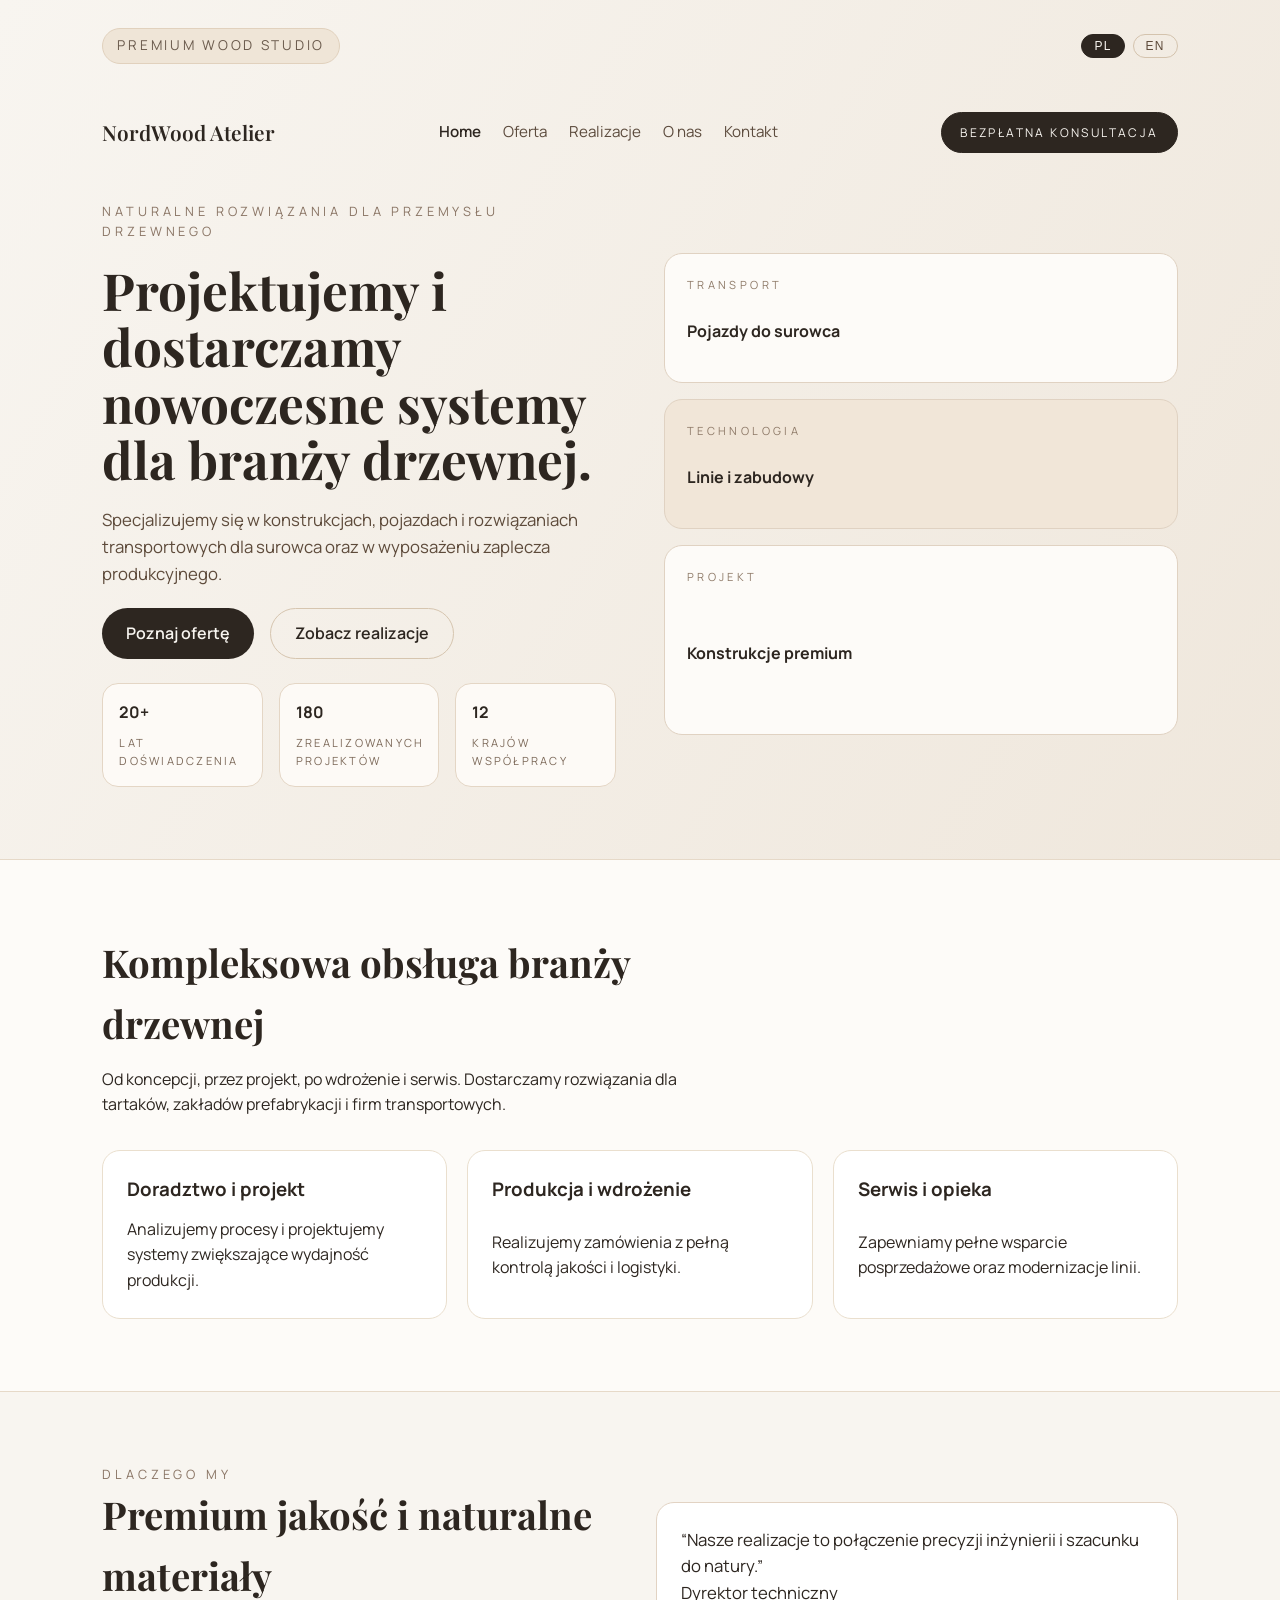
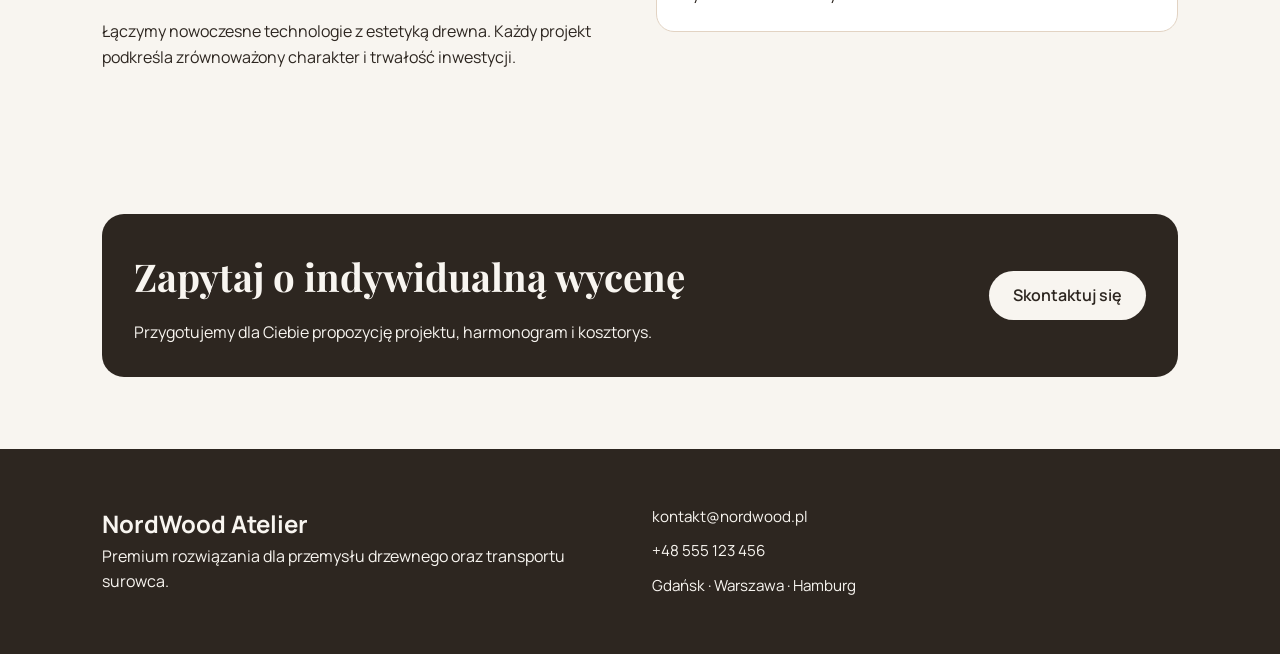
<file: index.html>
<!doctype html>
<html lang="pl">
  <head>
    <meta charset="UTF-8" />
    <meta name="viewport" content="width=device-width, initial-scale=1" />
    <title>NordWood Atelier | Premium Wood Solutions</title>
    <link rel="stylesheet" href="styles.css" />
    <link rel="preconnect" href="https://fonts.googleapis.com" />
    <link rel="preconnect" href="https://fonts.gstatic.com" crossorigin />
    <link
      href="https://fonts.googleapis.com/css2?family=Manrope:wght@300;400;500;600;700&family=Playfair+Display:wght@500;600&display=swap"
      rel="stylesheet"
    />
  </head>
  <body>
    <header class="hero">
      <div class="topbar">
        <span class="badge">Premium Wood Studio</span>
        <div class="lang-switch" data-lang-switch>
          <button type="button" class="active" data-lang="pl">PL</button>
          <button type="button" data-lang="en">EN</button>
        </div>
      </div>
      <nav class="nav">
        <span class="logo">NordWood Atelier</span>
        <div class="nav-links">
          <a href="index.html" class="active">Home</a>
          <a href="offer.html">Oferta</a>
          <a href="projects.html">Realizacje</a>
          <a href="about.html">O nas</a>
          <a href="contact.html">Kontakt</a>
        </div>
        <a class="pill-button" href="contact.html">Bezpłatna konsultacja</a>
      </nav>
      <div class="hero-grid">
        <div class="hero-content">
          <p class="eyebrow" data-i18n="heroEyebrow">
            Naturalne rozwiązania dla przemysłu drzewnego
          </p>
          <h1 data-i18n="heroTitle">
            Projektujemy i dostarczamy nowoczesne systemy dla branży drzewnej.
          </h1>
          <p class="lead" data-i18n="heroLead">
            Specjalizujemy się w konstrukcjach, pojazdach i rozwiązaniach
            transportowych dla surowca oraz w wyposażeniu zaplecza produkcyjnego.
          </p>
          <div class="hero-actions">
            <a class="primary" href="offer.html" data-i18n="heroPrimary">
              Poznaj ofertę
            </a>
            <a class="ghost" href="projects.html" data-i18n="heroGhost">
              Zobacz realizacje
            </a>
          </div>
          <div class="stats">
            <div>
              <strong>20+</strong>
              <span data-i18n="heroStatOne">Lat doświadczenia</span>
            </div>
            <div>
              <strong>180</strong>
              <span data-i18n="heroStatTwo">Zrealizowanych projektów</span>
            </div>
            <div>
              <strong>12</strong>
              <span data-i18n="heroStatThree">Krajów współpracy</span>
            </div>
          </div>
        </div>
        <div class="hero-visual">
          <div class="visual-card">
            <span data-i18n="heroTileOneTag">Transport</span>
            <strong data-i18n="heroTileOneTitle">Pojazdy do surowca</strong>
          </div>
          <div class="visual-card accent">
            <span data-i18n="heroTileTwoTag">Technologia</span>
            <strong data-i18n="heroTileTwoTitle">Linie i zabudowy</strong>
          </div>
          <div class="visual-card tall">
            <span data-i18n="heroTileThreeTag">Projekt</span>
            <strong data-i18n="heroTileThreeTitle">Konstrukcje premium</strong>
          </div>
        </div>
      </div>
    </header>

    <main>
      <section class="section highlight">
        <div class="section-heading">
          <h2 data-i18n="homeIntroTitle">Kompleksowa obsługa branży drzewnej</h2>
          <p data-i18n="homeIntroLead">
            Od koncepcji, przez projekt, po wdrożenie i serwis. Dostarczamy
            rozwiązania dla tartaków, zakładów prefabrykacji i firm transportowych.
          </p>
        </div>
        <div class="feature-grid">
          <article class="feature-card">
            <h3 data-i18n="homeFeatureOneTitle">Doradztwo i projekt</h3>
            <p data-i18n="homeFeatureOneCopy">
              Analizujemy procesy i projektujemy systemy zwiększające wydajność
              produkcji.
            </p>
          </article>
          <article class="feature-card">
            <h3 data-i18n="homeFeatureTwoTitle">Produkcja i wdrożenie</h3>
            <p data-i18n="homeFeatureTwoCopy">
              Realizujemy zamówienia z pełną kontrolą jakości i logistyki.
            </p>
          </article>
          <article class="feature-card">
            <h3 data-i18n="homeFeatureThreeTitle">Serwis i opieka</h3>
            <p data-i18n="homeFeatureThreeCopy">
              Zapewniamy pełne wsparcie posprzedażowe oraz modernizacje linii.
            </p>
          </article>
        </div>
      </section>

      <section class="section values">
        <div class="values-grid">
          <div>
            <p class="eyebrow" data-i18n="homeValuesEyebrow">Dlaczego my</p>
            <h2 data-i18n="homeValuesTitle">Premium jakość i naturalne materiały</h2>
            <p data-i18n="homeValuesCopy">
              Łączymy nowoczesne technologie z estetyką drewna. Każdy projekt
              podkreśla zrównoważony charakter i trwałość inwestycji.
            </p>
          </div>
          <div class="quote-card">
            <p data-i18n="homeValuesQuote">
              “Nasze realizacje to połączenie precyzji inżynierii i szacunku do
              natury.”
            </p>
            <span data-i18n="homeValuesAuthor">Dyrektor techniczny</span>
          </div>
        </div>
      </section>

      <section class="section cta">
        <div class="cta-card">
          <div>
            <h2 data-i18n="homeCtaTitle">Zapytaj o indywidualną wycenę</h2>
            <p data-i18n="homeCtaCopy">
              Przygotujemy dla Ciebie propozycję projektu, harmonogram i
              kosztorys.
            </p>
          </div>
          <a class="primary" href="contact.html" data-i18n="homeCtaButton">
            Skontaktuj się
          </a>
        </div>
      </section>
    </main>

    <footer class="footer">
      <div>
        <h2 data-i18n="footerTitle">NordWood Atelier</h2>
        <p data-i18n="footerCopy">
          Premium rozwiązania dla przemysłu drzewnego oraz transportu surowca.
        </p>
      </div>
      <div class="footer-links">
        <a href="mailto:kontakt@nordwood.pl">kontakt@nordwood.pl</a>
        <span>+48 555 123 456</span>
        <span>Gdańsk · Warszawa · Hamburg</span>
      </div>
    </footer>

    <script src="script.js"></script>
  </body>
</html>
</file>
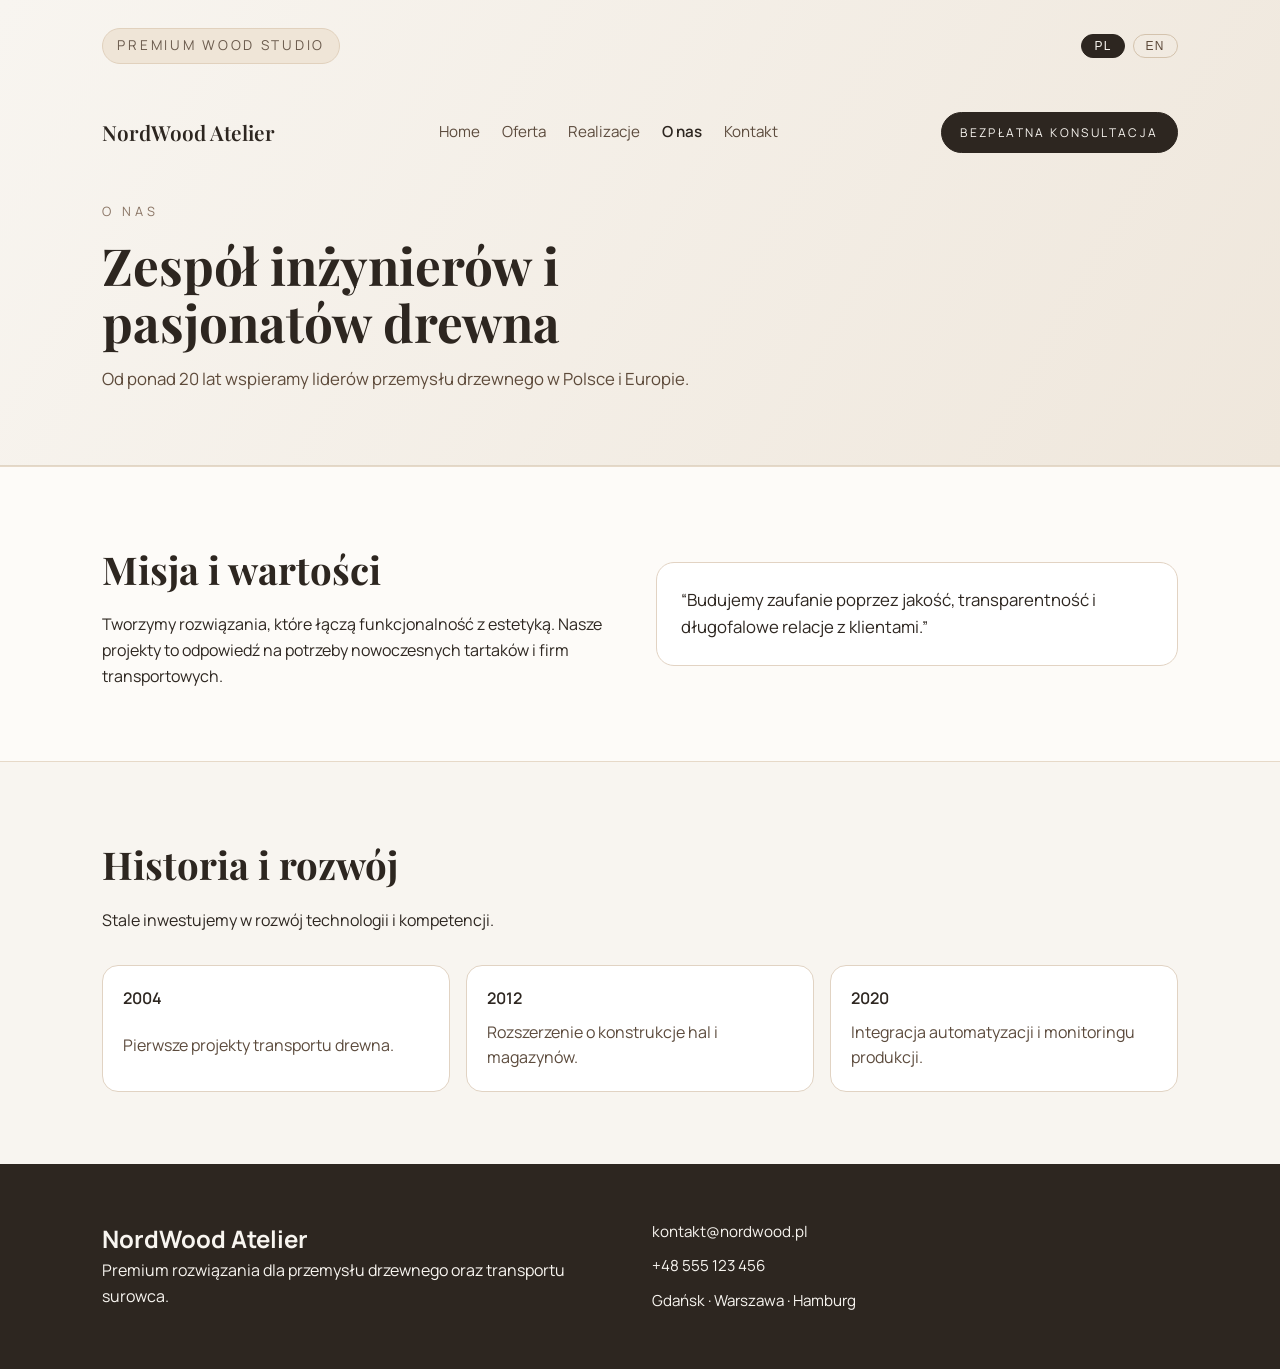
<file: about.html>
<!doctype html>
<html lang="pl">
  <head>
    <meta charset="UTF-8" />
    <meta name="viewport" content="width=device-width, initial-scale=1" />
    <title>O nas | NordWood Atelier</title>
    <link rel="stylesheet" href="styles.css" />
    <link rel="preconnect" href="https://fonts.googleapis.com" />
    <link rel="preconnect" href="https://fonts.gstatic.com" crossorigin />
    <link
      href="https://fonts.googleapis.com/css2?family=Manrope:wght@300;400;500;600;700&family=Playfair+Display:wght@500;600&display=swap"
      rel="stylesheet"
    />
  </head>
  <body>
    <header class="page-hero">
      <div class="topbar">
        <span class="badge">Premium Wood Studio</span>
        <div class="lang-switch" data-lang-switch>
          <button type="button" class="active" data-lang="pl">PL</button>
          <button type="button" data-lang="en">EN</button>
        </div>
      </div>
      <nav class="nav">
        <span class="logo">NordWood Atelier</span>
        <div class="nav-links">
          <a href="index.html">Home</a>
          <a href="offer.html">Oferta</a>
          <a href="projects.html">Realizacje</a>
          <a href="about.html" class="active">O nas</a>
          <a href="contact.html">Kontakt</a>
        </div>
        <a class="pill-button" href="contact.html">Bezpłatna konsultacja</a>
      </nav>
      <div class="page-title">
        <p class="eyebrow" data-i18n="aboutEyebrow">O nas</p>
        <h1 data-i18n="aboutTitle">Zespół inżynierów i pasjonatów drewna</h1>
        <p class="lead" data-i18n="aboutLead">
          Od ponad 20 lat wspieramy liderów przemysłu drzewnego w Polsce i Europie.
        </p>
      </div>
    </header>

    <main>
      <section class="section highlight">
        <div class="about-grid">
          <div>
            <h2 data-i18n="aboutMissionTitle">Misja i wartości</h2>
            <p data-i18n="aboutMissionCopy">
              Tworzymy rozwiązania, które łączą funkcjonalność z estetyką. Nasze
              projekty to odpowiedź na potrzeby nowoczesnych tartaków i firm
              transportowych.
            </p>
          </div>
          <div class="about-card">
            <p data-i18n="aboutMissionQuote">
              “Budujemy zaufanie poprzez jakość, transparentność i długofalowe
              relacje z klientami.”
            </p>
          </div>
        </div>
      </section>

      <section class="section timeline">
        <div class="section-heading">
          <h2 data-i18n="aboutTimelineTitle">Historia i rozwój</h2>
          <p data-i18n="aboutTimelineCopy">
            Stale inwestujemy w rozwój technologii i kompetencji.
          </p>
        </div>
        <div class="timeline-grid">
          <div class="timeline-card">
            <span>2004</span>
            <p data-i18n="aboutTimelineOne">Pierwsze projekty transportu drewna.</p>
          </div>
          <div class="timeline-card">
            <span>2012</span>
            <p data-i18n="aboutTimelineTwo">
              Rozszerzenie o konstrukcje hal i magazynów.
            </p>
          </div>
          <div class="timeline-card">
            <span>2020</span>
            <p data-i18n="aboutTimelineThree">
              Integracja automatyzacji i monitoringu produkcji.
            </p>
          </div>
        </div>
      </section>
    </main>

    <footer class="footer">
      <div>
        <h2 data-i18n="footerTitle">NordWood Atelier</h2>
        <p data-i18n="footerCopy">
          Premium rozwiązania dla przemysłu drzewnego oraz transportu surowca.
        </p>
      </div>
      <div class="footer-links">
        <a href="mailto:kontakt@nordwood.pl">kontakt@nordwood.pl</a>
        <span>+48 555 123 456</span>
        <span>Gdańsk · Warszawa · Hamburg</span>
      </div>
    </footer>

    <script src="script.js"></script>
  </body>
</html>
</file>
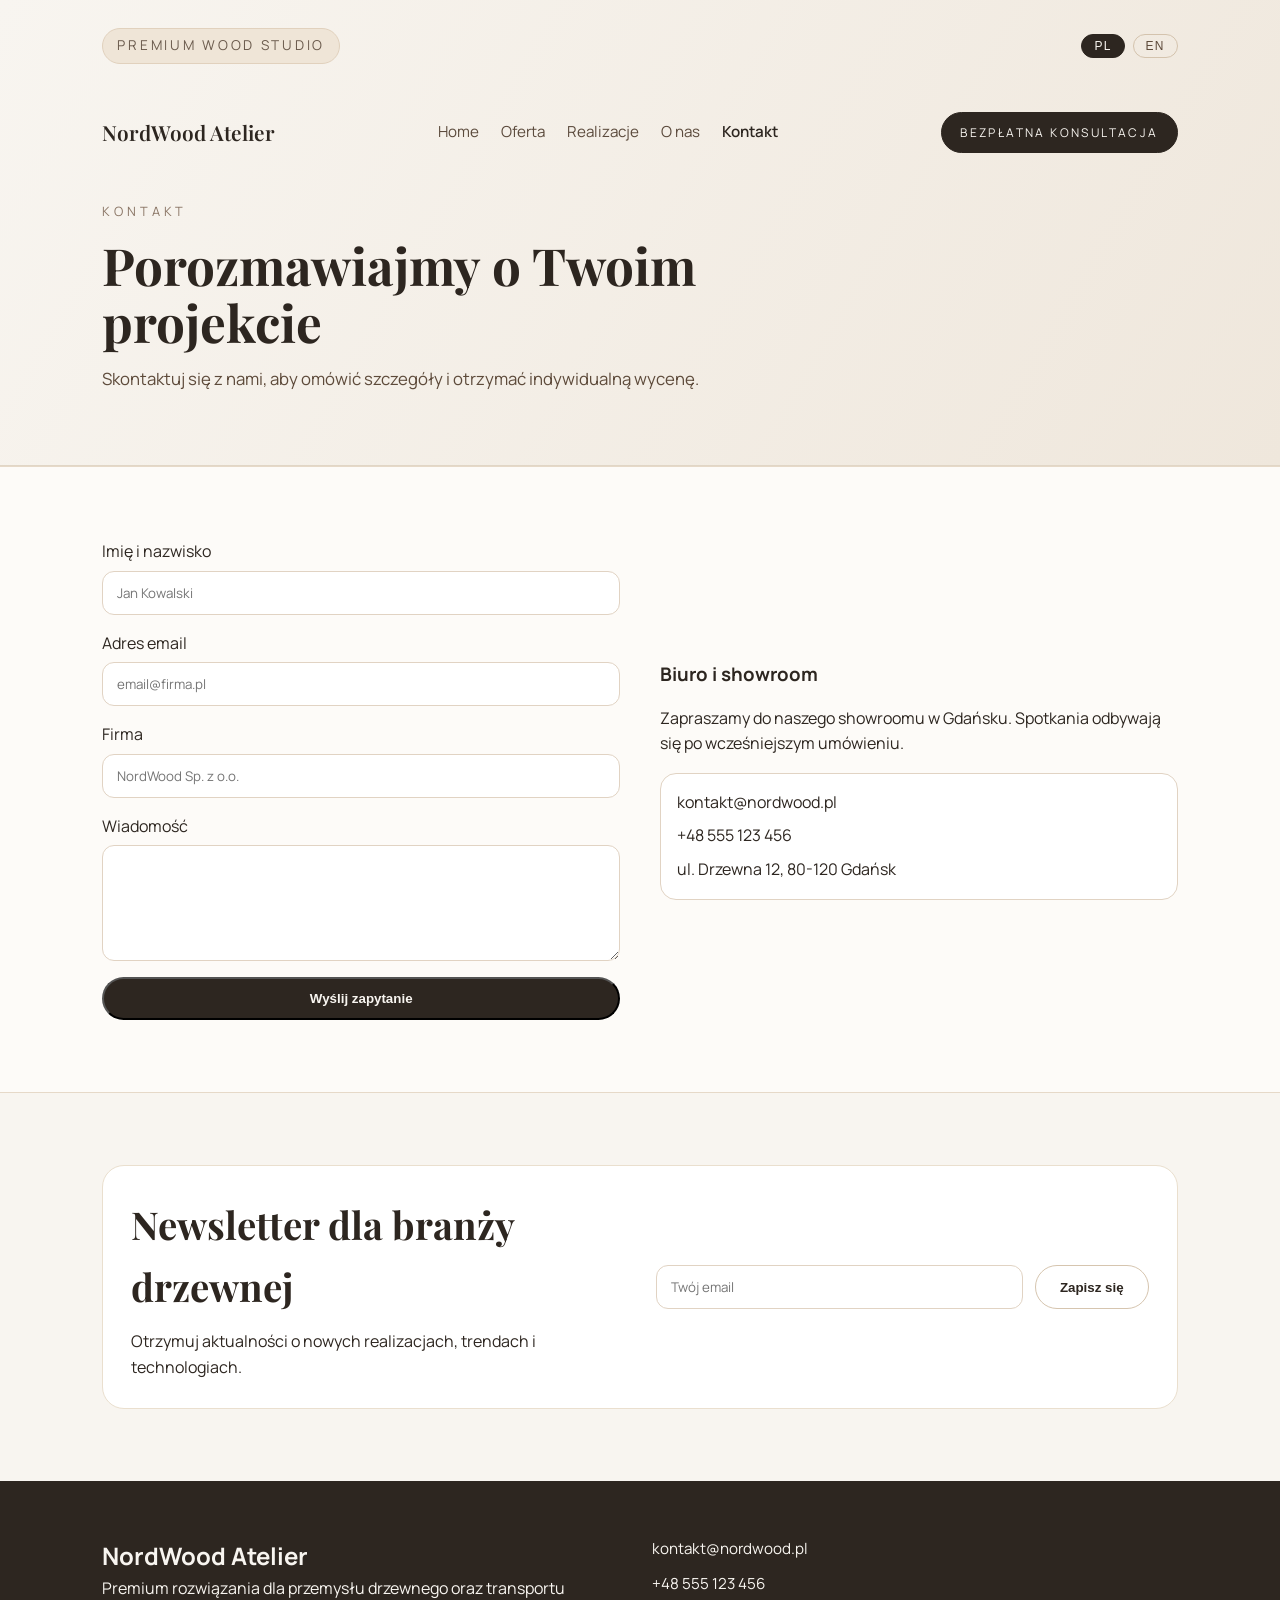
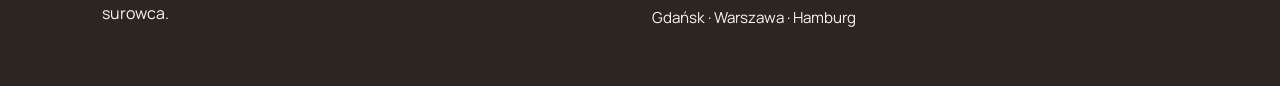
<file: contact.html>
<!doctype html>
<html lang="pl">
  <head>
    <meta charset="UTF-8" />
    <meta name="viewport" content="width=device-width, initial-scale=1" />
    <title>Kontakt | NordWood Atelier</title>
    <link rel="stylesheet" href="styles.css" />
    <link rel="preconnect" href="https://fonts.googleapis.com" />
    <link rel="preconnect" href="https://fonts.gstatic.com" crossorigin />
    <link
      href="https://fonts.googleapis.com/css2?family=Manrope:wght@300;400;500;600;700&family=Playfair+Display:wght@500;600&display=swap"
      rel="stylesheet"
    />
  </head>
  <body>
    <header class="page-hero">
      <div class="topbar">
        <span class="badge">Premium Wood Studio</span>
        <div class="lang-switch" data-lang-switch>
          <button type="button" class="active" data-lang="pl">PL</button>
          <button type="button" data-lang="en">EN</button>
        </div>
      </div>
      <nav class="nav">
        <span class="logo">NordWood Atelier</span>
        <div class="nav-links">
          <a href="index.html">Home</a>
          <a href="offer.html">Oferta</a>
          <a href="projects.html">Realizacje</a>
          <a href="about.html">O nas</a>
          <a href="contact.html" class="active">Kontakt</a>
        </div>
        <a class="pill-button" href="contact.html">Bezpłatna konsultacja</a>
      </nav>
      <div class="page-title">
        <p class="eyebrow" data-i18n="contactEyebrow">Kontakt</p>
        <h1 data-i18n="contactTitle">Porozmawiajmy o Twoim projekcie</h1>
        <p class="lead" data-i18n="contactLead">
          Skontaktuj się z nami, aby omówić szczegóły i otrzymać indywidualną
          wycenę.
        </p>
      </div>
    </header>

    <main>
      <section class="section highlight">
        <div class="contact-grid">
          <form class="contact-form">
            <div class="field">
              <label for="name" data-i18n="contactFormName">Imię i nazwisko</label>
              <input id="name" name="name" type="text" placeholder="Jan Kowalski" />
            </div>
            <div class="field">
              <label for="email" data-i18n="contactFormEmail">Adres email</label>
              <input id="email" name="email" type="email" placeholder="email@firma.pl" />
            </div>
            <div class="field">
              <label for="company" data-i18n="contactFormCompany">Firma</label>
              <input id="company" name="company" type="text" placeholder="NordWood Sp. z o.o." />
            </div>
            <div class="field">
              <label for="message" data-i18n="contactFormMessage">Wiadomość</label>
              <textarea id="message" name="message" rows="5"></textarea>
            </div>
            <button class="primary" type="submit" data-i18n="contactFormSubmit">
              Wyślij zapytanie
            </button>
          </form>
          <div class="contact-info">
            <h3 data-i18n="contactInfoTitle">Biuro i showroom</h3>
            <p data-i18n="contactInfoCopy">
              Zapraszamy do naszego showroomu w Gdańsku. Spotkania odbywają się po
              wcześniejszym umówieniu.
            </p>
            <div class="contact-card">
              <span>kontakt@nordwood.pl</span>
              <span>+48 555 123 456</span>
              <span>ul. Drzewna 12, 80-120 Gdańsk</span>
            </div>
          </div>
        </div>
      </section>

      <section class="section newsletter">
        <div class="newsletter-card">
          <div>
            <h2 data-i18n="contactNewsletterTitle">
              Newsletter dla branży drzewnej
            </h2>
            <p data-i18n="contactNewsletterCopy">
              Otrzymuj aktualności o nowych realizacjach, trendach i technologiach.
            </p>
          </div>
          <form class="newsletter-form">
            <input
              type="email"
              placeholder="Twój email"
              aria-label="Email"
            />
            <button class="ghost" type="submit" data-i18n="contactNewsletterButton">
              Zapisz się
            </button>
          </form>
        </div>
      </section>
    </main>

    <footer class="footer">
      <div>
        <h2 data-i18n="footerTitle">NordWood Atelier</h2>
        <p data-i18n="footerCopy">
          Premium rozwiązania dla przemysłu drzewnego oraz transportu surowca.
        </p>
      </div>
      <div class="footer-links">
        <a href="mailto:kontakt@nordwood.pl">kontakt@nordwood.pl</a>
        <span>+48 555 123 456</span>
        <span>Gdańsk · Warszawa · Hamburg</span>
      </div>
    </footer>

    <script src="script.js"></script>
  </body>
</html>
</file>
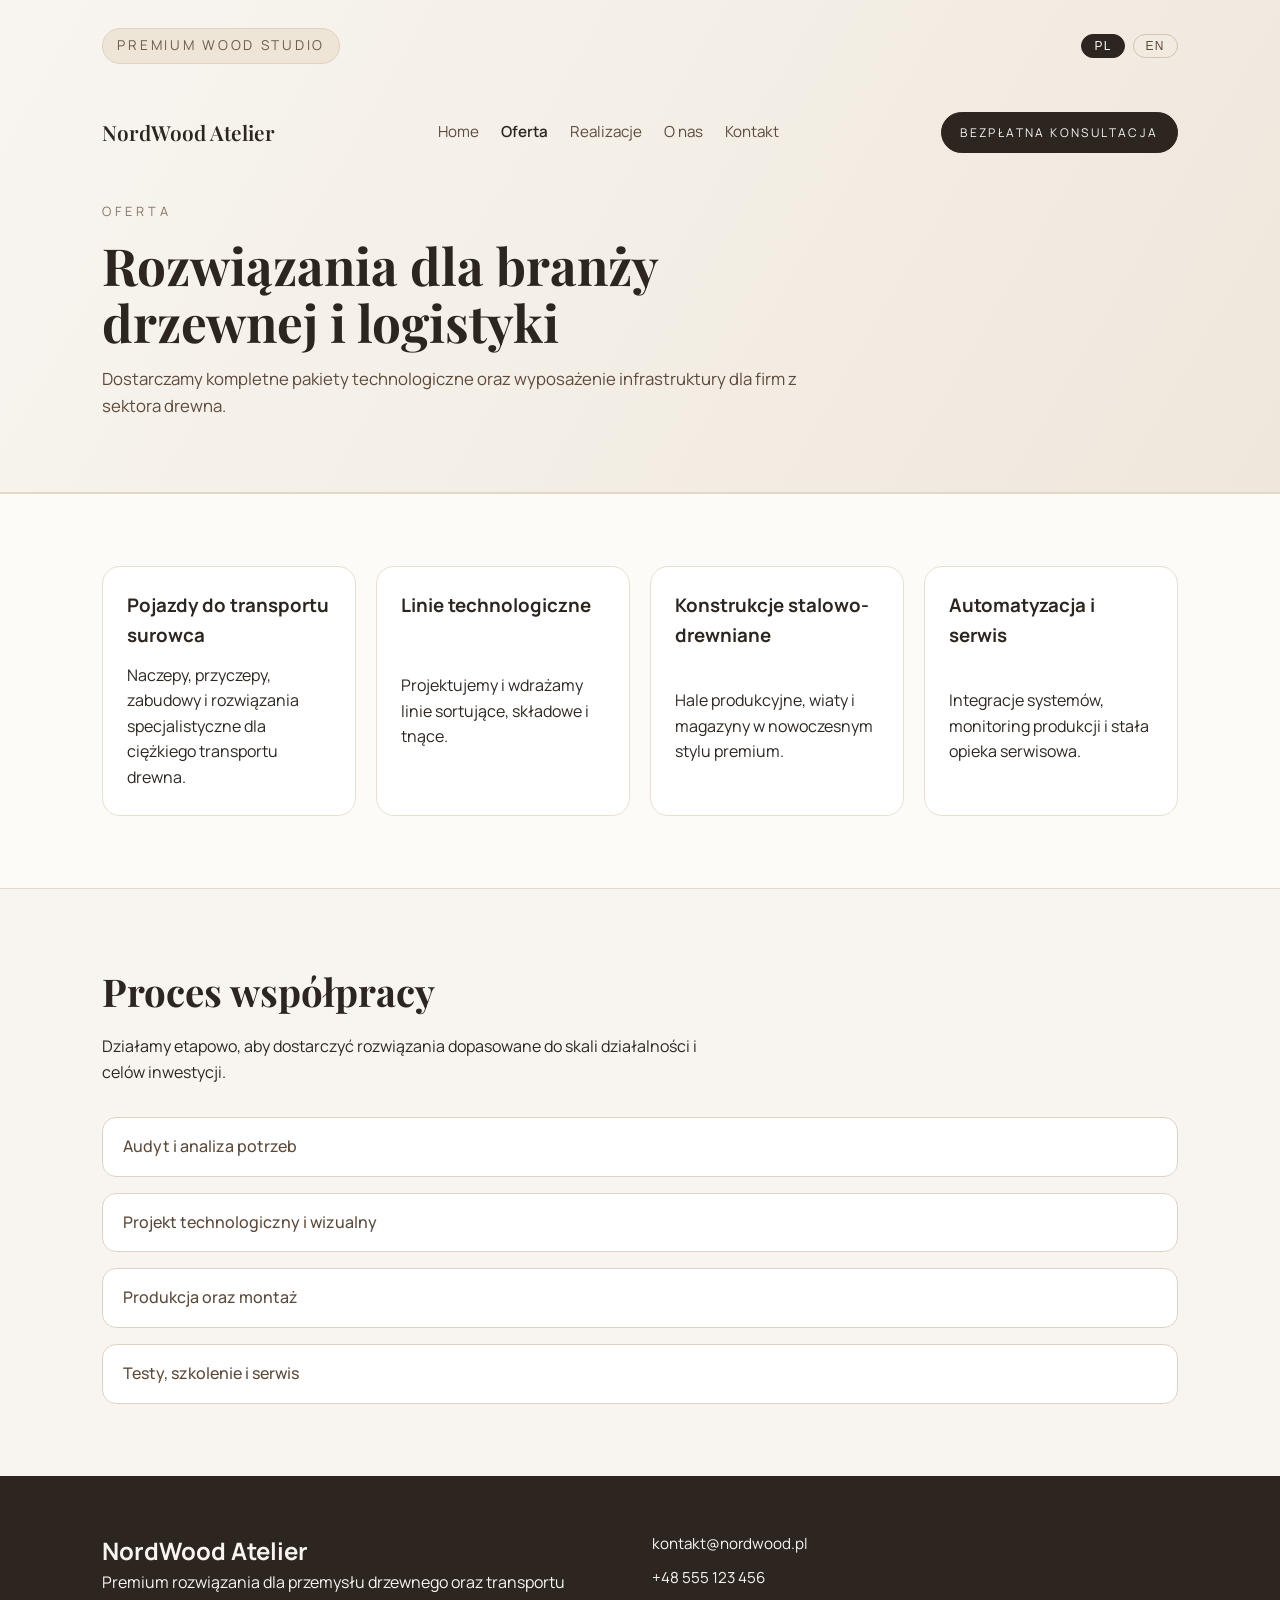
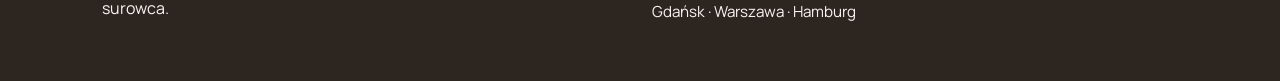
<file: offer.html>
<!doctype html>
<html lang="pl">
  <head>
    <meta charset="UTF-8" />
    <meta name="viewport" content="width=device-width, initial-scale=1" />
    <title>Oferta | NordWood Atelier</title>
    <link rel="stylesheet" href="styles.css" />
    <link rel="preconnect" href="https://fonts.googleapis.com" />
    <link rel="preconnect" href="https://fonts.gstatic.com" crossorigin />
    <link
      href="https://fonts.googleapis.com/css2?family=Manrope:wght@300;400;500;600;700&family=Playfair+Display:wght@500;600&display=swap"
      rel="stylesheet"
    />
  </head>
  <body>
    <header class="page-hero">
      <div class="topbar">
        <span class="badge">Premium Wood Studio</span>
        <div class="lang-switch" data-lang-switch>
          <button type="button" class="active" data-lang="pl">PL</button>
          <button type="button" data-lang="en">EN</button>
        </div>
      </div>
      <nav class="nav">
        <span class="logo">NordWood Atelier</span>
        <div class="nav-links">
          <a href="index.html">Home</a>
          <a href="offer.html" class="active">Oferta</a>
          <a href="projects.html">Realizacje</a>
          <a href="about.html">O nas</a>
          <a href="contact.html">Kontakt</a>
        </div>
        <a class="pill-button" href="contact.html">Bezpłatna konsultacja</a>
      </nav>
      <div class="page-title">
        <p class="eyebrow" data-i18n="offerEyebrow">Oferta</p>
        <h1 data-i18n="offerTitle">Rozwiązania dla branży drzewnej i logistyki</h1>
        <p class="lead" data-i18n="offerLead">
          Dostarczamy kompletne pakiety technologiczne oraz wyposażenie
          infrastruktury dla firm z sektora drewna.
        </p>
      </div>
    </header>

    <main>
      <section class="section highlight">
        <div class="service-grid">
          <article class="service-card">
            <h3 data-i18n="offerServiceOneTitle">Pojazdy do transportu surowca</h3>
            <p data-i18n="offerServiceOneCopy">
              Naczepy, przyczepy, zabudowy i rozwiązania specjalistyczne dla
              ciężkiego transportu drewna.
            </p>
          </article>
          <article class="service-card">
            <h3 data-i18n="offerServiceTwoTitle">Linie technologiczne</h3>
            <p data-i18n="offerServiceTwoCopy">
              Projektujemy i wdrażamy linie sortujące, składowe i tnące.
            </p>
          </article>
          <article class="service-card">
            <h3 data-i18n="offerServiceThreeTitle">Konstrukcje stalowo-drewniane</h3>
            <p data-i18n="offerServiceThreeCopy">
              Hale produkcyjne, wiaty i magazyny w nowoczesnym stylu premium.
            </p>
          </article>
          <article class="service-card">
            <h3 data-i18n="offerServiceFourTitle">Automatyzacja i serwis</h3>
            <p data-i18n="offerServiceFourCopy">
              Integracje systemów, monitoring produkcji i stała opieka serwisowa.
            </p>
          </article>
        </div>
      </section>

      <section class="section steps">
        <div class="section-heading">
          <h2 data-i18n="offerProcessTitle">Proces współpracy</h2>
          <p data-i18n="offerProcessLead">
            Działamy etapowo, aby dostarczyć rozwiązania dopasowane do skali
            działalności i celów inwestycji.
          </p>
        </div>
        <ol class="step-list">
          <li data-i18n="offerProcessStepOne">Audyt i analiza potrzeb</li>
          <li data-i18n="offerProcessStepTwo">Projekt technologiczny i wizualny</li>
          <li data-i18n="offerProcessStepThree">Produkcja oraz montaż</li>
          <li data-i18n="offerProcessStepFour">Testy, szkolenie i serwis</li>
        </ol>
      </section>
    </main>

    <footer class="footer">
      <div>
        <h2 data-i18n="footerTitle">NordWood Atelier</h2>
        <p data-i18n="footerCopy">
          Premium rozwiązania dla przemysłu drzewnego oraz transportu surowca.
        </p>
      </div>
      <div class="footer-links">
        <a href="mailto:kontakt@nordwood.pl">kontakt@nordwood.pl</a>
        <span>+48 555 123 456</span>
        <span>Gdańsk · Warszawa · Hamburg</span>
      </div>
    </footer>

    <script src="script.js"></script>
  </body>
</html>
</file>
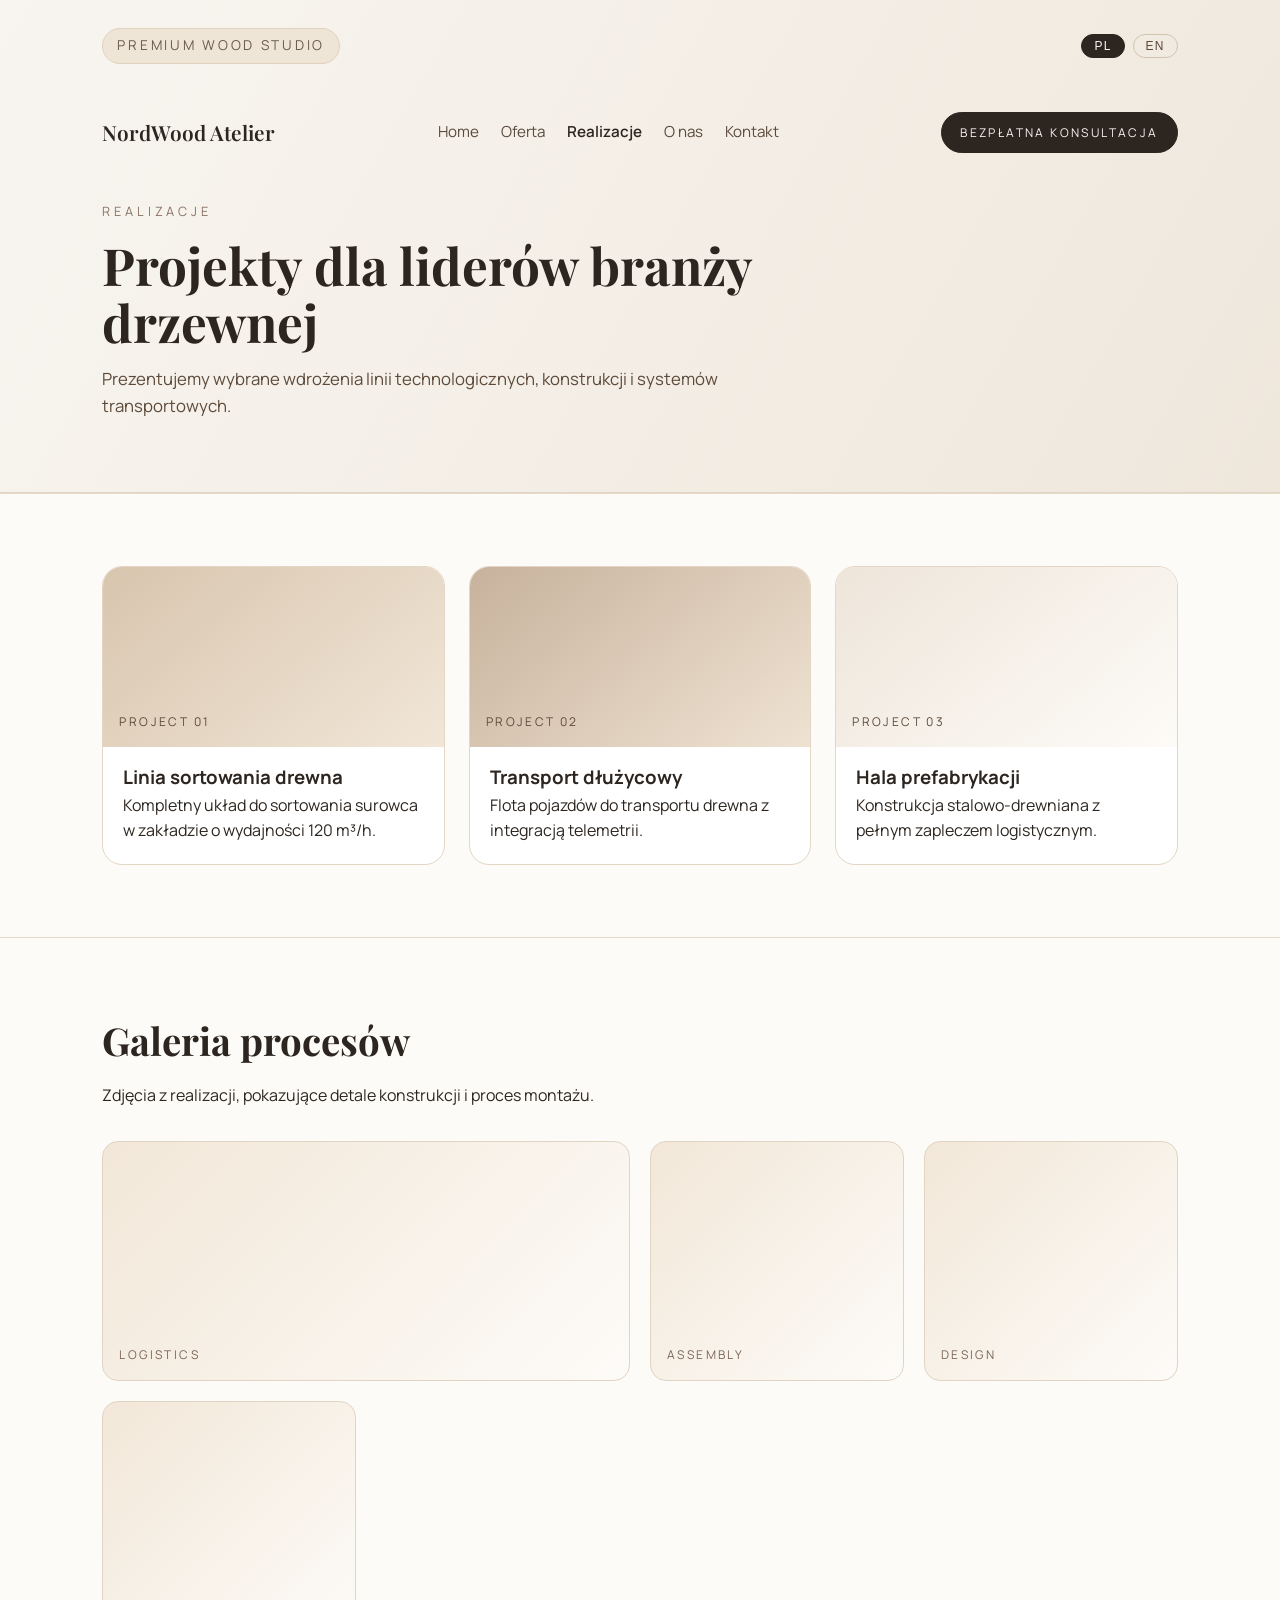
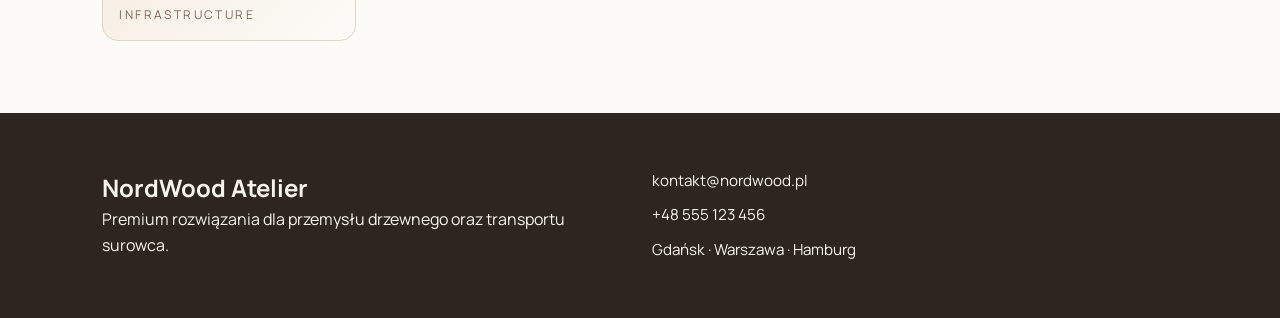
<file: projects.html>
<!doctype html>
<html lang="pl">
  <head>
    <meta charset="UTF-8" />
    <meta name="viewport" content="width=device-width, initial-scale=1" />
    <title>Realizacje | NordWood Atelier</title>
    <link rel="stylesheet" href="styles.css" />
    <link rel="preconnect" href="https://fonts.googleapis.com" />
    <link rel="preconnect" href="https://fonts.gstatic.com" crossorigin />
    <link
      href="https://fonts.googleapis.com/css2?family=Manrope:wght@300;400;500;600;700&family=Playfair+Display:wght@500;600&display=swap"
      rel="stylesheet"
    />
  </head>
  <body>
    <header class="page-hero">
      <div class="topbar">
        <span class="badge">Premium Wood Studio</span>
        <div class="lang-switch" data-lang-switch>
          <button type="button" class="active" data-lang="pl">PL</button>
          <button type="button" data-lang="en">EN</button>
        </div>
      </div>
      <nav class="nav">
        <span class="logo">NordWood Atelier</span>
        <div class="nav-links">
          <a href="index.html">Home</a>
          <a href="offer.html">Oferta</a>
          <a href="projects.html" class="active">Realizacje</a>
          <a href="about.html">O nas</a>
          <a href="contact.html">Kontakt</a>
        </div>
        <a class="pill-button" href="contact.html">Bezpłatna konsultacja</a>
      </nav>
      <div class="page-title">
        <p class="eyebrow" data-i18n="projectsEyebrow">Realizacje</p>
        <h1 data-i18n="projectsTitle">Projekty dla liderów branży drzewnej</h1>
        <p class="lead" data-i18n="projectsLead">
          Prezentujemy wybrane wdrożenia linii technologicznych, konstrukcji i
          systemów transportowych.
        </p>
      </div>
    </header>

    <main>
      <section class="section highlight">
        <div class="project-grid">
          <article class="project-card">
            <div class="project-image">Project 01</div>
            <div>
              <h3 data-i18n="projectsOneTitle">Linia sortowania drewna</h3>
              <p data-i18n="projectsOneCopy">
                Kompletny układ do sortowania surowca w zakładzie o wydajności
                120 m³/h.
              </p>
            </div>
          </article>
          <article class="project-card">
            <div class="project-image warm">Project 02</div>
            <div>
              <h3 data-i18n="projectsTwoTitle">Transport dłużycowy</h3>
              <p data-i18n="projectsTwoCopy">
                Flota pojazdów do transportu drewna z integracją telemetrii.
              </p>
            </div>
          </article>
          <article class="project-card">
            <div class="project-image light">Project 03</div>
            <div>
              <h3 data-i18n="projectsThreeTitle">Hala prefabrykacji</h3>
              <p data-i18n="projectsThreeCopy">
                Konstrukcja stalowo-drewniana z pełnym zapleczem logistycznym.
              </p>
            </div>
          </article>
        </div>
      </section>

      <section class="section gallery">
        <div class="section-heading">
          <h2 data-i18n="projectsGalleryTitle">Galeria procesów</h2>
          <p data-i18n="projectsGalleryCopy">
            Zdjęcia z realizacji, pokazujące detale konstrukcji i proces montażu.
          </p>
        </div>
        <div class="gallery-grid">
          <div class="gallery-tile large">Logistics</div>
          <div class="gallery-tile">Assembly</div>
          <div class="gallery-tile">Design</div>
          <div class="gallery-tile tall">Infrastructure</div>
        </div>
      </section>
    </main>

    <footer class="footer">
      <div>
        <h2 data-i18n="footerTitle">NordWood Atelier</h2>
        <p data-i18n="footerCopy">
          Premium rozwiązania dla przemysłu drzewnego oraz transportu surowca.
        </p>
      </div>
      <div class="footer-links">
        <a href="mailto:kontakt@nordwood.pl">kontakt@nordwood.pl</a>
        <span>+48 555 123 456</span>
        <span>Gdańsk · Warszawa · Hamburg</span>
      </div>
    </footer>

    <script src="script.js"></script>
  </body>
</html>
</file>
<file: styles.css>
* {
  box-sizing: border-box;
  margin: 0;
  padding: 0;
}

body {
  font-family: "Manrope", sans-serif;
  background: #f8f5f0;
  color: #2d2620;
  line-height: 1.6;
}

a {
  color: inherit;
  text-decoration: none;
}

.hero,
.page-hero {
  background: linear-gradient(120deg, #f8f5f0, #efe7dc);
  padding: 28px 8vw 72px;
  display: flex;
  flex-direction: column;
  gap: 48px;
}

.page-hero {
  border-bottom: 1px solid #e1d6c6;
}

.topbar {
  display: flex;
  justify-content: space-between;
  align-items: center;
  font-size: 0.85rem;
  text-transform: uppercase;
  letter-spacing: 0.2em;
  color: #6b5b4d;
}

.badge {
  background: #efe5d7;
  padding: 6px 14px;
  border-radius: 999px;
  border: 1px solid #e1d1bd;
}

.lang-switch {
  display: flex;
  gap: 8px;
}

.lang-switch button {
  border: 1px solid #d4c3ad;
  background: transparent;
  color: #5d4a3a;
  border-radius: 999px;
  padding: 4px 12px;
  font-size: 0.75rem;
  letter-spacing: 0.1em;
  cursor: pointer;
}

.lang-switch button.active {
  background: #2d2620;
  color: #f8f5f0;
  border-color: #2d2620;
}

.nav {
  display: flex;
  align-items: center;
  justify-content: space-between;
  gap: 24px;
  font-size: 0.95rem;
}

.logo {
  font-family: "Playfair Display", serif;
  font-weight: 600;
  font-size: 1.3rem;
}

.nav-links {
  display: flex;
  gap: 22px;
  flex-wrap: wrap;
  color: #5c4b3d;
}

.nav-links a.active {
  font-weight: 600;
  color: #2d2620;
}

.pill-button {
  border: 1px solid #2d2620;
  background: #2d2620;
  color: #f8f5f0;
  padding: 10px 18px;
  border-radius: 999px;
  text-transform: uppercase;
  font-size: 0.75rem;
  letter-spacing: 0.2em;
}

.hero-grid {
  display: grid;
  grid-template-columns: repeat(auto-fit, minmax(260px, 1fr));
  gap: 48px;
  align-items: center;
}

.hero-content {
  max-width: 640px;
  display: grid;
  gap: 20px;
}

.eyebrow {
  font-size: 0.8rem;
  text-transform: uppercase;
  letter-spacing: 0.3em;
  color: #8a7565;
}

.hero h1,
.page-title h1 {
  font-family: "Playfair Display", serif;
  font-size: clamp(2.4rem, 4vw, 3.8rem);
  line-height: 1.1;
}

.lead {
  font-size: 1.05rem;
  color: #5d4a3a;
}

.hero-actions {
  display: flex;
  gap: 16px;
  flex-wrap: wrap;
}

.primary,
.ghost {
  border-radius: 999px;
  padding: 12px 24px;
  font-weight: 600;
  display: inline-flex;
  align-items: center;
  justify-content: center;
  gap: 8px;
}

.primary {
  background: #2d2620;
  color: #f8f5f0;
}

.ghost {
  border: 1px solid #d6c5af;
  color: #2d2620;
  background: transparent;
}

.stats {
  display: grid;
  grid-template-columns: repeat(auto-fit, minmax(160px, 1fr));
  gap: 16px;
  margin-top: 4px;
}

.stats div {
  background: #fdfaf6;
  border: 1px solid #e4d6c5;
  border-radius: 16px;
  padding: 16px;
  display: grid;
  gap: 8px;
}

.stats span {
  text-transform: uppercase;
  font-size: 0.7rem;
  letter-spacing: 0.2em;
  color: #7d6a5a;
}

.hero-visual {
  display: grid;
  gap: 16px;
}

.visual-card {
  border: 1px solid #e0d2c2;
  border-radius: 18px;
  padding: 22px;
  min-height: 130px;
  background: #fdfbf8;
  display: grid;
  gap: 10px;
}

.visual-card.accent {
  background: #f1e6d8;
}

.visual-card.tall {
  min-height: 190px;
}

.visual-card span {
  text-transform: uppercase;
  font-size: 0.7rem;
  letter-spacing: 0.3em;
  color: #8f7b69;
}

.section {
  padding: 72px 8vw;
}

.section-heading {
  max-width: 640px;
  margin-bottom: 32px;
}

.section h2 {
  font-family: "Playfair Display", serif;
  font-size: clamp(1.8rem, 3vw, 2.6rem);
  margin-bottom: 12px;
}

.highlight {
  background: #fdfbf8;
  border-top: 1px solid #e6d9c8;
  border-bottom: 1px solid #e6d9c8;
}

.feature-grid,
.service-grid {
  display: grid;
  grid-template-columns: repeat(auto-fit, minmax(220px, 1fr));
  gap: 20px;
}

.feature-card,
.service-card {
  background: #fff;
  border-radius: 18px;
  border: 1px solid #eadfce;
  padding: 24px;
  display: grid;
  gap: 12px;
}

.values,
.cta,
.steps,
.timeline,
.newsletter {
  background: #f8f5f0;
}

.values-grid,
.cta-card,
.about-grid,
.contact-grid,
.newsletter-card,
.manifesto-grid {
  display: grid;
  grid-template-columns: repeat(auto-fit, minmax(240px, 1fr));
  gap: 32px;
  align-items: center;
}

.quote-card,
.about-card {
  border: 1px solid #e2d3c3;
  border-radius: 18px;
  padding: 24px;
  background: #fff;
  font-size: 1.05rem;
}

.cta-card {
  background: #2d2620;
  color: #f8f5f0;
  padding: 32px;
  border-radius: 22px;
  display: flex;
  flex-wrap: wrap;
  align-items: center;
  justify-content: space-between;
  gap: 24px;
}

.cta-card .primary {
  background: #f8f5f0;
  color: #2d2620;
}

.step-list {
  list-style: none;
  display: grid;
  gap: 16px;
  font-weight: 500;
  color: #5d4a3a;
}

.step-list li {
  padding: 16px 20px;
  border-radius: 14px;
  border: 1px solid #e1d3c3;
  background: #fff;
}

.project-grid {
  display: grid;
  gap: 24px;
  grid-template-columns: repeat(auto-fit, minmax(240px, 1fr));
}

.project-card {
  background: #fff;
  border-radius: 20px;
  border: 1px solid #e4d6c5;
  overflow: hidden;
  display: grid;
  gap: 16px;
}

.project-card div:last-child {
  padding: 0 20px 20px;
}

.project-image {
  min-height: 180px;
  background: linear-gradient(140deg, #d8c5ae, #f1e6d7);
  display: flex;
  align-items: flex-end;
  padding: 16px;
  text-transform: uppercase;
  letter-spacing: 0.2em;
  color: #5d4a3a;
  font-size: 0.75rem;
}

.project-image.warm {
  background: linear-gradient(140deg, #c7b29c, #efe2d2);
}

.project-image.light {
  background: linear-gradient(140deg, #eee5da, #fdfbf7);
}

.gallery {
  background: #fdfbf8;
}

.gallery-grid {
  display: grid;
  gap: 20px;
  grid-template-columns: repeat(auto-fit, minmax(200px, 1fr));
}

.gallery-tile {
  border-radius: 16px;
  border: 1px solid #e1d4c3;
  background: linear-gradient(135deg, #f2e7d8, #fdfbf8);
  min-height: 180px;
  display: flex;
  align-items: flex-end;
  padding: 16px;
  text-transform: uppercase;
  letter-spacing: 0.2em;
  font-size: 0.75rem;
  color: #7b6758;
}

.gallery-tile.large {
  grid-column: span 2;
  min-height: 240px;
}

.gallery-tile.tall {
  min-height: 240px;
}

.page-title {
  max-width: 700px;
  display: grid;
  gap: 16px;
}

.timeline-grid {
  display: grid;
  gap: 16px;
  grid-template-columns: repeat(auto-fit, minmax(200px, 1fr));
}

.timeline-card {
  background: #fff;
  border-radius: 16px;
  padding: 20px;
  border: 1px solid #e1d3c3;
  display: grid;
  gap: 8px;
  color: #5c4b3d;
}

.timeline-card span {
  font-weight: 600;
  color: #2d2620;
}

.contact-grid {
  grid-template-columns: repeat(auto-fit, minmax(260px, 1fr));
  gap: 40px;
}

.contact-form {
  display: grid;
  gap: 16px;
}

.field {
  display: grid;
  gap: 6px;
}

.field input,
.field textarea,
.newsletter-form input {
  border: 1px solid #e1d3c3;
  border-radius: 12px;
  padding: 12px 14px;
  background: #fff;
  font-family: inherit;
}

.contact-info {
  display: grid;
  gap: 16px;
}

.contact-card {
  border: 1px solid #e1d3c3;
  border-radius: 16px;
  padding: 16px;
  display: grid;
  gap: 8px;
  background: #fff;
}

.newsletter-card {
  background: #fff;
  border-radius: 22px;
  border: 1px solid #eadfce;
  padding: 28px;
}

.newsletter-form {
  display: flex;
  gap: 12px;
  flex-wrap: wrap;
}

.newsletter-form input {
  flex: 1;
  min-width: 220px;
}

.footer {
  padding: 56px 8vw;
  background: #2d2620;
  color: #f8f5f0;
  display: grid;
  grid-template-columns: repeat(auto-fit, minmax(220px, 1fr));
  gap: 24px;
}

.footer-links {
  display: grid;
  gap: 10px;
  font-size: 0.95rem;
}

@media (max-width: 720px) {
  .nav {
    flex-direction: column;
    align-items: flex-start;
  }

  .gallery-tile.large {
    grid-column: span 1;
  }

  .cta-card {
    flex-direction: column;
    align-items: flex-start;
  }
}
</file>
